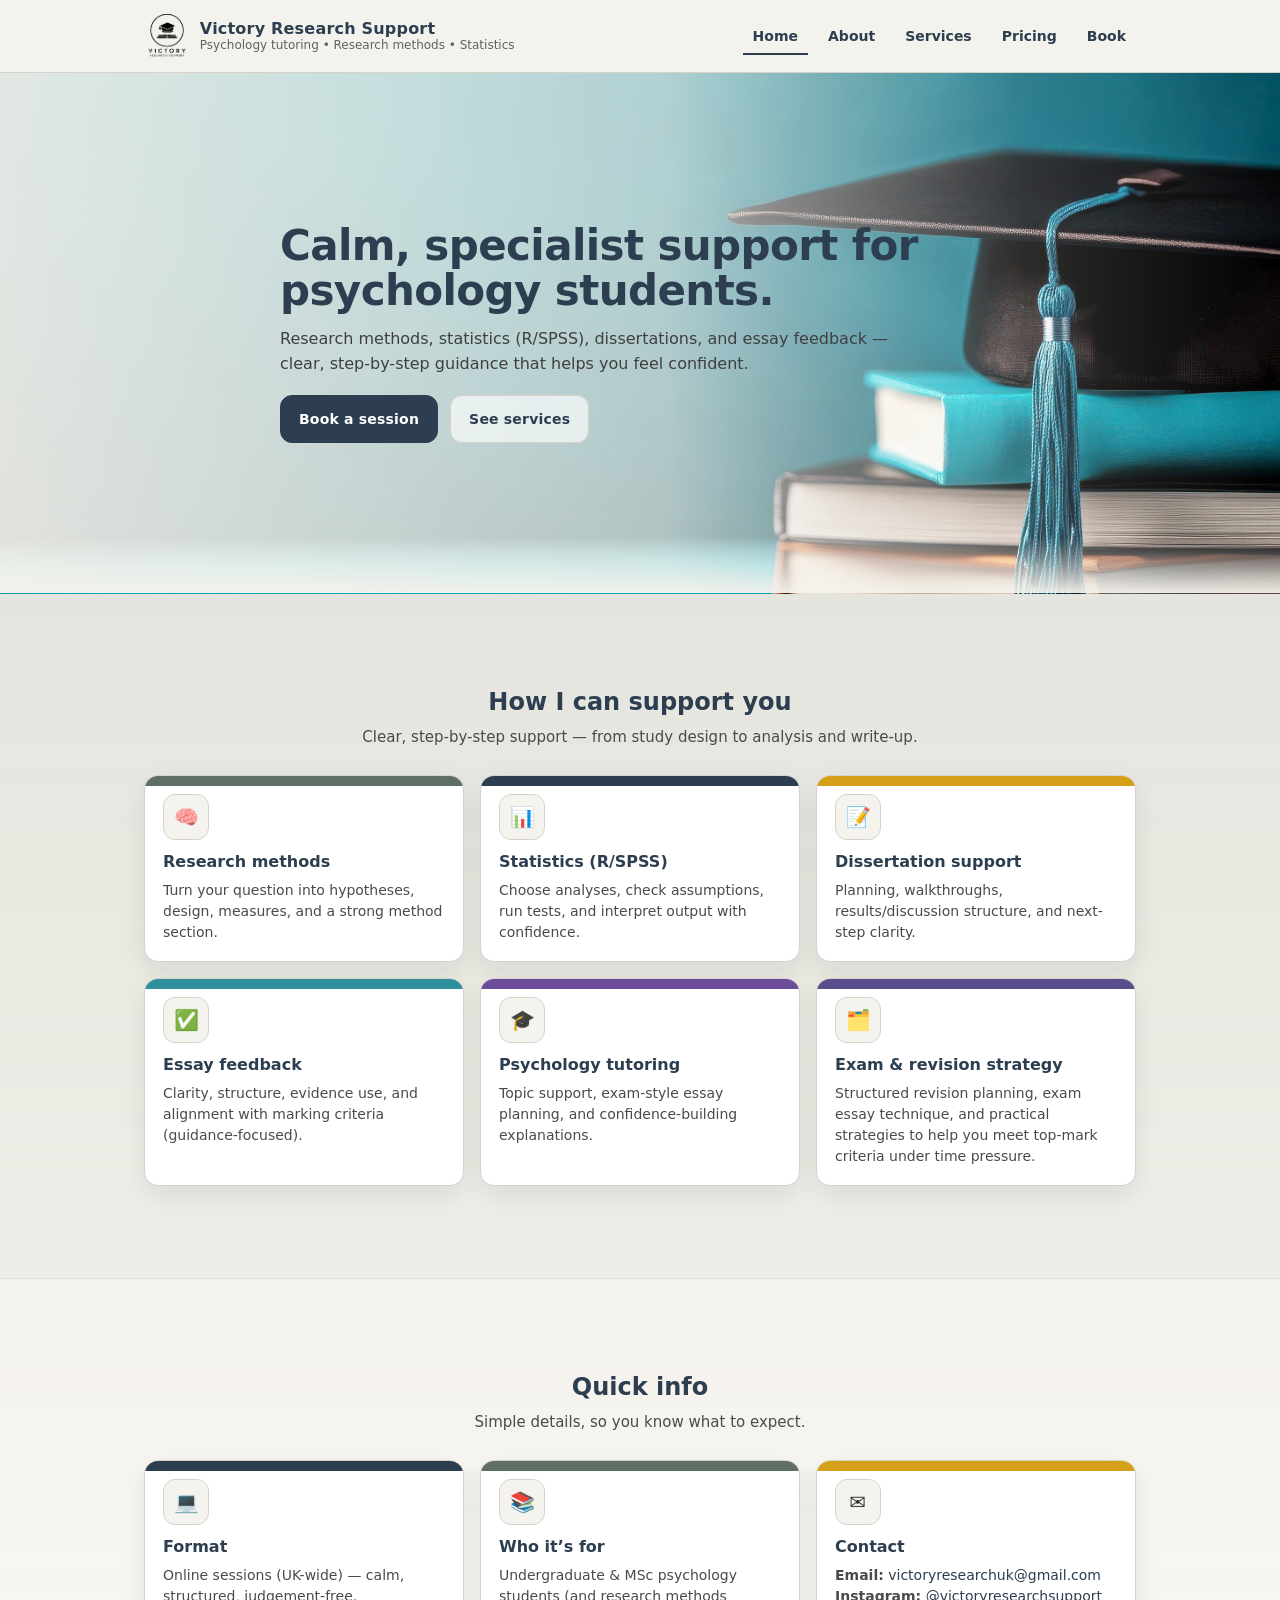
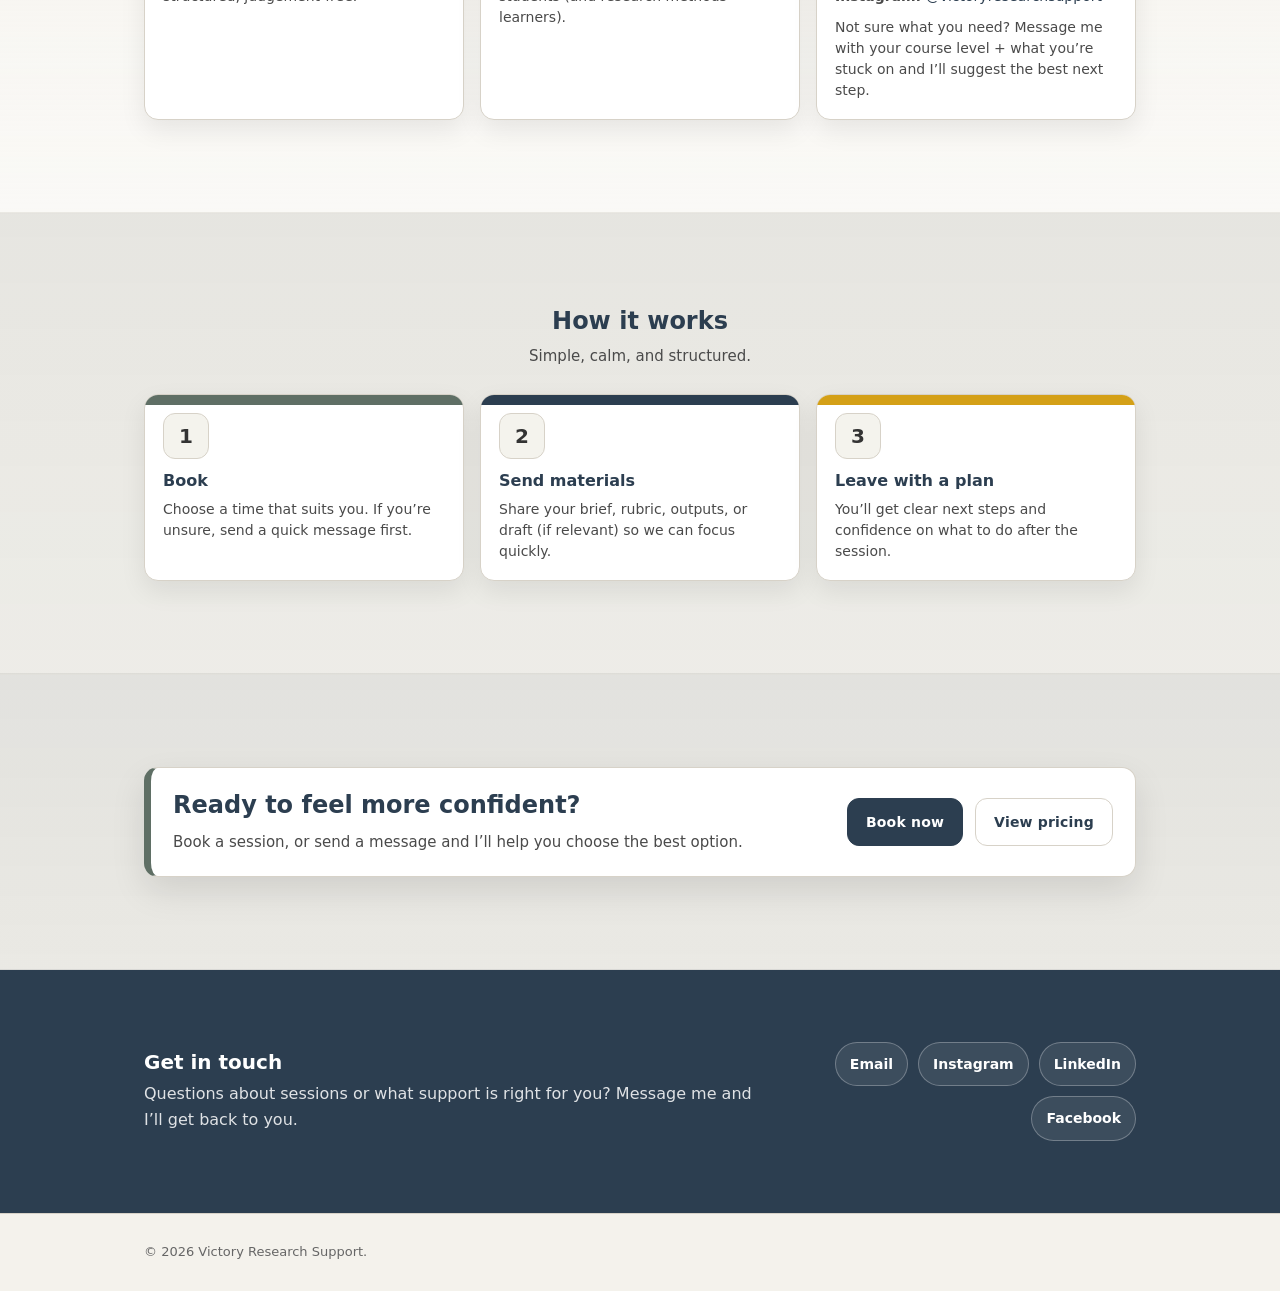
<file: index.html>
<!doctype html>
<html lang="en">
<head>
  <meta charset="utf-8" />
  <meta name="viewport" content="width=device-width, initial-scale=1" />

  <title>Victory Research Support | Psychology Tutoring, Research Methods & Statistics</title>
  <meta name="description" content="Calm, specialist support for UK psychology students: research methods, statistics (R/SPSS), dissertation guidance, essay feedback, and 1:1 psychology tutoring." />

  <link rel="icon" type="image/png" href="assets/favicon.png" />
  <link rel="stylesheet" href="assets/style.css" />
</head>

<body>

<header class="site-header">
  <div class="container header-inner">
    <a class="brand" href="index.html">
      <img src="assets/logo.png" alt="Victory Research Support logo" class="logo" />
      <div class="brand-text">
        <strong>Victory Research Support</strong>
        <span class="tag tag-desktop">Psychology tutoring • Research methods • Statistics</span>
        <span class="tag tag-mobile">Psychology • Methods • Statistics</span>
      </div>
    </a>

    <nav class="nav-links" aria-label="Primary navigation">
      <a class="active" href="index.html">Home</a>
      <a href="about.html">About</a>
      <a href="services.html">Services</a>
      <a href="pricing.html">Pricing</a>
      <a href="contact.html">Book</a>
    </nav>
  </div>
</header>

<main>

  <!-- HERO -->
  <section class="hero" style="background-image:url('assets/banner.jpeg');">
    <div class="hero-overlay" aria-hidden="true"></div>

    <div class="container hero-inner">
      <div class="hero-content">
        <h1>Calm, specialist support for psychology students.</h1>
        <p class="subtitle">
          Research methods, statistics (R/SPSS), dissertations, and essay feedback —
          clear, step-by-step guidance that helps you feel confident.
        </p>

        <div class="button-row">
          <a class="btn primary" href="contact.html">Book a session</a>
          <a class="btn secondary" href="services.html">See services</a>
        </div>
      </div>
    </div>

    <!-- subtle bottom fade so hero blends into the next band -->
    <div class="hero-bottom-fade" aria-hidden="true"></div>
  </section>

  <!-- SUPPORT YOU (COLOUR BAND) -->
  <section class="band band-mint">
    <div class="container">
      <div class="section-head">
        <h2>How I can support you</h2>
        <p class="lead">Clear, step-by-step support — from study design to analysis and write-up.</p>
      </div>

      <div class="tiles tiles-5">
        <article class="tile accent-sage">
          <div class="tile-icon">🧠</div>
          <h3>Research methods</h3>
          <p>Turn your question into hypotheses, design, measures, and a strong method section.</p>
        </article>

        <article class="tile accent-navy">
          <div class="tile-icon">📊</div>
          <h3>Statistics (R/SPSS)</h3>
          <p>Choose analyses, check assumptions, run tests, and interpret output with confidence.</p>
        </article>

        <article class="tile accent-amber">
          <div class="tile-icon">📝</div>
          <h3>Dissertation support</h3>
          <p>Planning, walkthroughs, results/discussion structure, and next-step clarity.</p>
        </article>

        <article class="tile accent-teal">
          <div class="tile-icon">✅</div>
          <h3>Essay feedback</h3>
          <p>Clarity, structure, evidence use, and alignment with marking criteria (guidance-focused).</p>
        </article>

        <article class="tile accent-plum">
          <div class="tile-icon">🎓</div>
          <h3>Psychology tutoring</h3>
          <p>Topic support, exam-style essay planning, and confidence-building explanations.</p>
        </article>

        <article class="tile accent-indigo">
          <div class="tile-icon">🗂️</div>
          <h3>Exam & revision strategy</h3>
          <p>Structured revision planning, exam essay technique, and practical strategies to help you meet top-mark criteria under time pressure.</p>
        </article>

      </div>
    </div>
  </section>

  <!-- QUICK INFO (COLOUR BAND) -->
  <section class="band band-cream">
    <div class="container">
      <div class="section-head">
        <h2>Quick info</h2>
        <p class="lead">Simple details, so you know what to expect.</p>
      </div>

      <div class="tiles tiles-3">
        <article class="tile accent-navy">
          <div class="tile-icon">💻</div>
          <h3>Format</h3>
          <p>Online sessions (UK-wide) — calm, structured, judgement-free.</p>
        </article>

        <article class="tile accent-sage">
          <div class="tile-icon">📚</div>
          <h3>Who it’s for</h3>
          <p>Undergraduate & MSc psychology students (and research methods learners).</p>
        </article>

        <article class="tile accent-amber">
          <div class="tile-icon">✉️</div>
          <h3>Contact</h3>
          <p>
            <strong>Email:</strong> <a href="mailto:victoryresearchuk@gmail.com">victoryresearchuk@gmail.com</a><br/>
            <strong>Instagram:</strong> <a href="https://instagram.com/victoryresearchsupport">@victoryresearchsupport</a>
          </p>
          <p class="small" style="margin-top:10px;">
            Not sure what you need? Message me with your course level + what you’re stuck on and I’ll suggest the best next step.
          </p>
        </article>
      </div>
    </div>
  </section>

  <!-- HOW IT WORKS (COLOUR BAND) -->
  <section class="band band-blue">
    <div class="container">
      <div class="section-head">
        <h2>How it works</h2>
        <p class="lead">Simple, calm, and structured.</p>
      </div>

      <div class="tiles tiles-3">
        <article class="tile accent-sage">
          <div class="tile-icon">1</div>
          <h3>Book</h3>
          <p>Choose a time that suits you. If you’re unsure, send a quick message first.</p>
        </article>

        <article class="tile accent-navy">
          <div class="tile-icon">2</div>
          <h3>Send materials</h3>
          <p>Share your brief, rubric, outputs, or draft (if relevant) so we can focus quickly.</p>
        </article>

        <article class="tile accent-amber">
          <div class="tile-icon">3</div>
          <h3>Leave with a plan</h3>
          <p>You’ll get clear next steps and confidence on what to do after the session.</p>
        </article>
      </div>
    </div>
  </section>

  <!-- CTA STRIP -->
  <section class="band band-cta">
    <div class="container">
      <div class="cta-box">
        <div class="cta-text">
          <h2>Ready to feel more confident?</h2>
          <p class="lead">Book a session, or send a message and I’ll help you choose the best option.</p>
        </div>

        <div class="cta-actions">
          <a class="btn primary" href="contact.html">Book now</a>
          <a class="btn secondary" href="pricing.html">View pricing</a>
        </div>
      </div>
    </div>
  </section>

  <!-- BOTTOM COLOUR BAND (CONTACT) -->
  <section class="bottom-band">
    <div class="container bottom-band-inner">
      <div class="bottom-left">
        <h3 class="bottom-title">Get in touch</h3>
        <p class="bottom-text">
          Questions about sessions or what support is right for you? Message me and I’ll get back to you.
        </p>
      </div>
  
      <div class="bottom-contact" aria-label="Contact links">
        <a class="contact-pill" href="mailto:victoryresearchuk@gmail.com">Email</a>
        <a class="contact-pill" href="https://instagram.com/victoryresearchsupport" target="_blank" rel="noopener">Instagram</a>
        <a class="contact-pill" href="https://www.linkedin.com/" target="_blank" rel="noopener">LinkedIn</a>
        <a class="contact-pill" href="https://www.facebook.com/" target="_blank" rel="noopener">Facebook</a>
      </div>
    </div>
  </section>

  <footer class="site-footer">
    <div class="container">
      © <span id="year"></span> Victory Research Support.
    </div>
  </footer>

</main>

<script>
  document.getElementById("year").textContent = new Date().getFullYear();
</script>

</body>
</html>
</file>
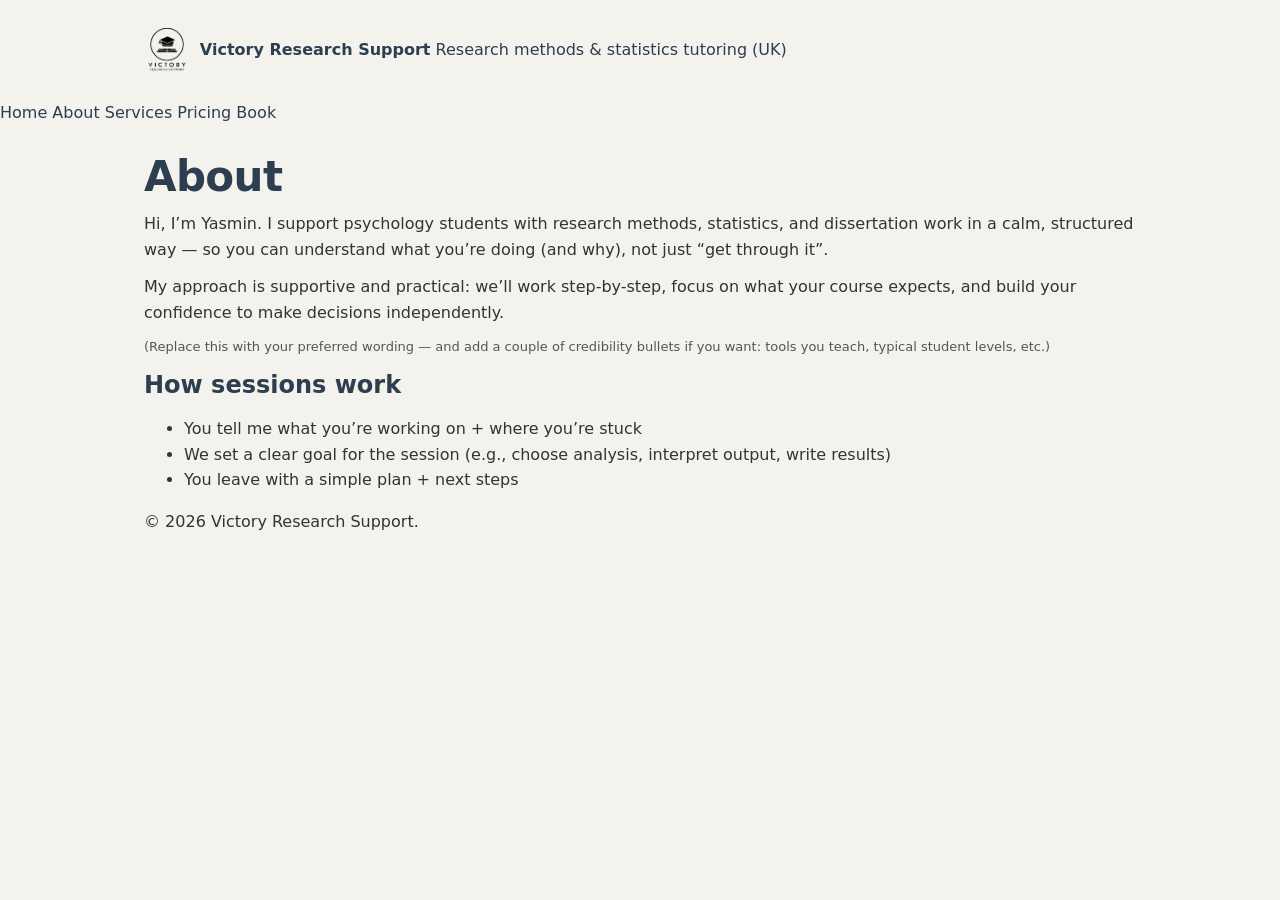
<file: about.html>
<!doctype html>
<html lang="en">
<head>
  <meta charset="utf-8" />
  <meta name="viewport" content="width=device-width, initial-scale=1" />
  <title>About | Victory Research Support</title>
  <link rel="stylesheet" href="assets/style.css" />
</head>
<body>
<header>
  <div class="container nav">
        <div class="brand">
      <a href="index.html" style="display:flex; align-items:center; gap:10px; text-decoration:none;">
        <img src="assets/logo.png" alt="Victory Research Support logo" class="logo">
        <div>
          <strong>Victory Research Support</strong>
          <span>Research methods & statistics tutoring (UK)</span>
        </div>
      </a>
    </div>
  </a>
</div>
    <nav class="links">
      <a href="index.html">Home</a>
      <a class="active" href="about.html">About</a>
      <a href="services.html">Services</a>
      <a href="pricing.html">Pricing</a>
      <a href="contact.html">Book</a>
    </nav>
  </div>
</header>

<main class="container">
  <section>
    <div class="card">
      <h1>About</h1>
      <p>
        Hi, I’m Yasmin. I support psychology students with research methods, statistics, and dissertation work in a calm,
        structured way — so you can understand what you’re doing (and why), not just “get through it”.
      </p>
      <p>
        My approach is supportive and practical: we’ll work step-by-step, focus on what your course expects, and build your
        confidence to make decisions independently.
      </p>
      <p class="small">
        (Replace this with your preferred wording — and add a couple of credibility bullets if you want: tools you teach,
        typical student levels, etc.)
      </p>
    </div>
  </section>

  <section>
    <div class="card">
      <h2>How sessions work</h2>
      <ul>
        <li>You tell me what you’re working on + where you’re stuck</li>
        <li>We set a clear goal for the session (e.g., choose analysis, interpret output, write results)</li>
        <li>You leave with a simple plan + next steps</li>
      </ul>
    </div>
  </section>

  <footer>
    © <span id="year"></span> Victory Research Support.
  </footer>
</main>

<script>
  document.getElementById("year").textContent = new Date().getFullYear();
</script>
</body>
</html>
</file>
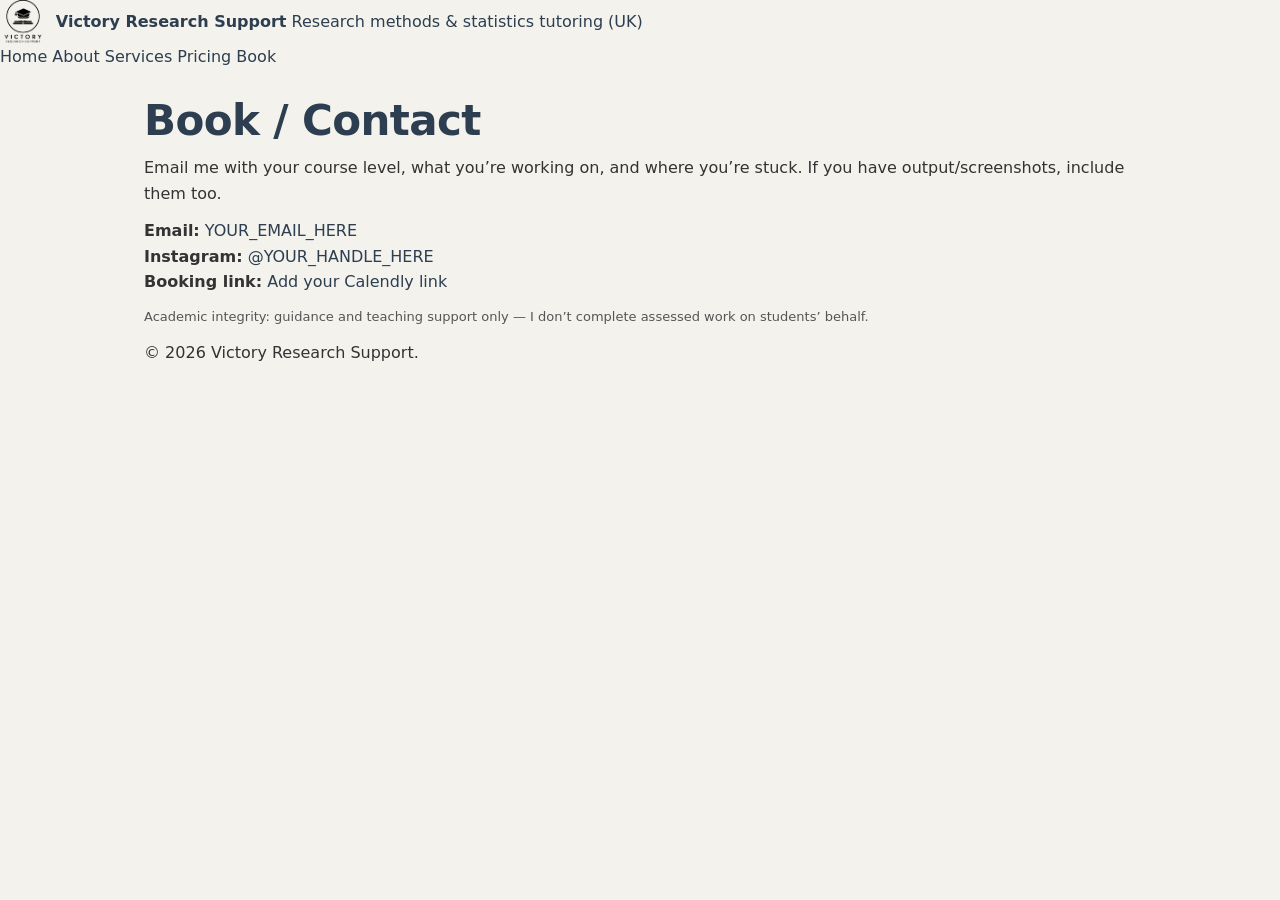
<file: contact.html>
<!doctype html>
<html lang="en">
<head>
  <meta charset="utf-8" />
  <meta name="viewport" content="width=device-width, initial-scale=1" />
  <title>Book | Victory Research Support</title>
  <link rel="stylesheet" href="assets/style.css" />
</head>
<body>
<header>
    <div class="brand">
      <a href="index.html" style="display:flex; align-items:center; gap:10px; text-decoration:none;">
        <img src="assets/logo.png" alt="Victory Research Support logo" class="logo">
        <div>
          <strong>Victory Research Support</strong>
          <span>Research methods & statistics tutoring (UK)</span>
        </div>
      </a>
    </div>
    <nav class="links">
      <a href="index.html">Home</a>
      <a href="about.html">About</a>
      <a href="services.html">Services</a>
      <a href="pricing.html">Pricing</a>
      <a class="active" href="contact.html">Book</a>
    </nav>
  </div>
</header>

<main class="container">
  <section>
    <div class="card">
      <h1>Book / Contact</h1>
      <p>
        Email me with your course level, what you’re working on, and where you’re stuck.
        If you have output/screenshots, include them too.
      </p>
      <p>
        <strong>Email:</strong> <a href="mailto:YOUR_EMAIL_HERE">YOUR_EMAIL_HERE</a><br/>
        <strong>Instagram:</strong> <a href="https://instagram.com/YOUR_HANDLE_HERE">@YOUR_HANDLE_HERE</a><br/>
        <strong>Booking link:</strong> <a href="YOUR_CALENDLY_LINK_HERE">Add your Calendly link</a>
      </p>
      <p class="small">
        Academic integrity: guidance and teaching support only — I don’t complete assessed work on students’ behalf.
      </p>
    </div>
  </section>

  <footer>
    © <span id="year"></span> Victory Research Support.
  </footer>
</main>

<script>
  document.getElementById("year").textContent = new Date().getFullYear();
</script>
</body>
</html>
</file>
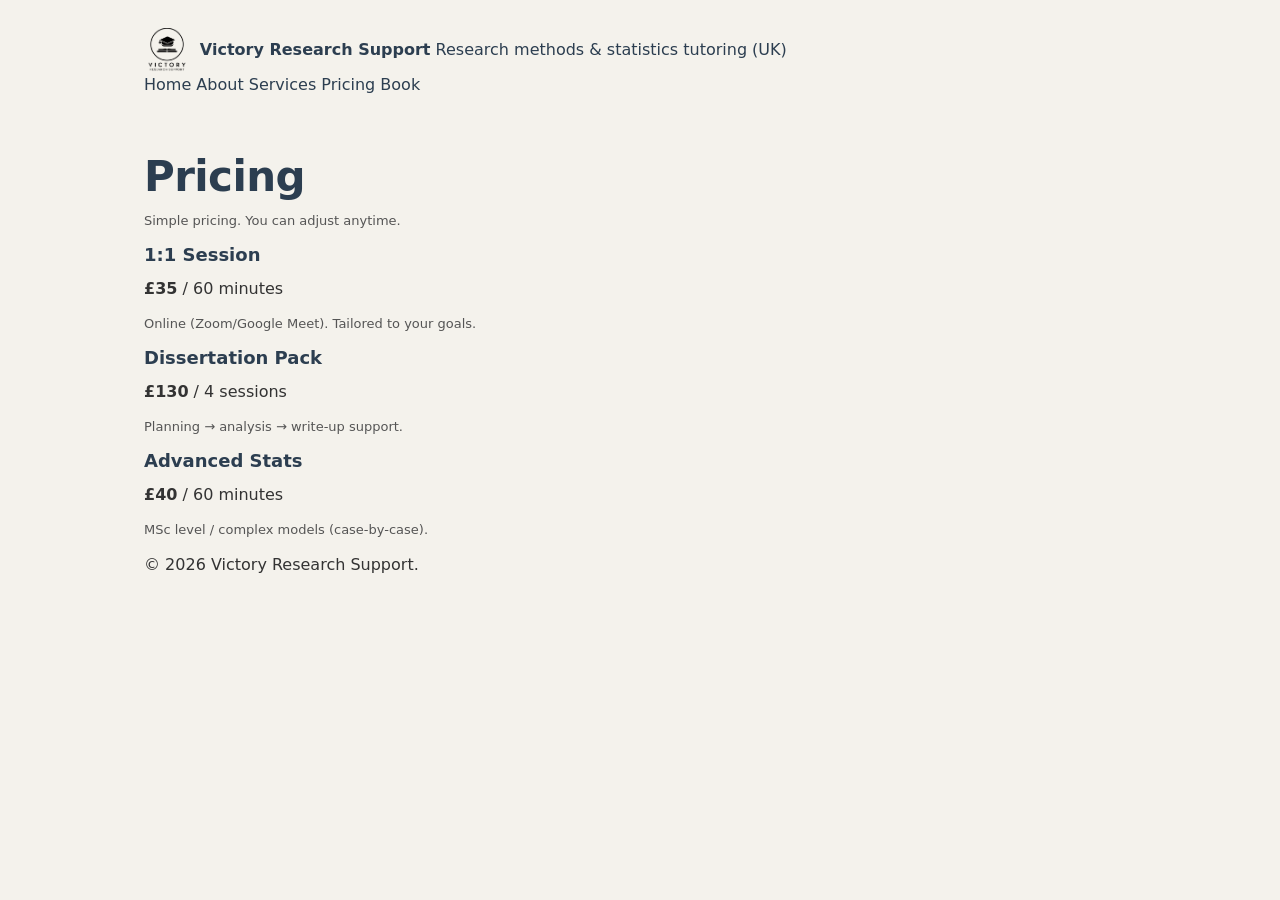
<file: pricing.html>
<!doctype html>
<html lang="en">
<head>
  <meta charset="utf-8" />
  <meta name="viewport" content="width=device-width, initial-scale=1" />
  <title>Pricing | Victory Research Support</title>
  <link rel="stylesheet" href="assets/style.css" />
</head>
<body>
<header>
  <div class="container nav">
    <div class="brand">
      <a href="index.html" style="display:flex; align-items:center; gap:10px; text-decoration:none;">
        <img src="assets/logo.png" alt="Victory Research Support logo" class="logo">
        <div>
          <strong>Victory Research Support</strong>
          <span>Research methods & statistics tutoring (UK)</span>
        </div>
      </a>
    </div>
    <nav class="links">
      <a href="index.html">Home</a>
      <a href="about.html">About</a>
      <a href="services.html">Services</a>
      <a class="active" href="pricing.html">Pricing</a>
      <a href="contact.html">Book</a>
    </nav>
  </div>
</header>

<main class="container">
  <section>
    <div class="card">
      <h1>Pricing</h1>
      <p class="small">Simple pricing. You can adjust anytime.</p>
    </div>
  </section>

  <section>
    <div class="grid-3">
      <div class="card">
        <h2 style="font-size:18px;margin-top:0;">1:1 Session</h2>
        <p><strong>£35</strong> / 60 minutes</p>
        <p class="small">Online (Zoom/Google Meet). Tailored to your goals.</p>
      </div>
      <div class="card">
        <h2 style="font-size:18px;margin-top:0;">Dissertation Pack</h2>
        <p><strong>£130</strong> / 4 sessions</p>
        <p class="small">Planning → analysis → write-up support.</p>
      </div>
      <div class="card">
        <h2 style="font-size:18px;margin-top:0;">Advanced Stats</h2>
        <p><strong>£40</strong> / 60 minutes</p>
        <p class="small">MSc level / complex models (case-by-case).</p>
      </div>
    </div>
  </section>

  <footer>
    © <span id="year"></span> Victory Research Support.
  </footer>
</main>

<script>
  document.getElementById("year").textContent = new Date().getFullYear();
</script>
</body>
</html>
</file>
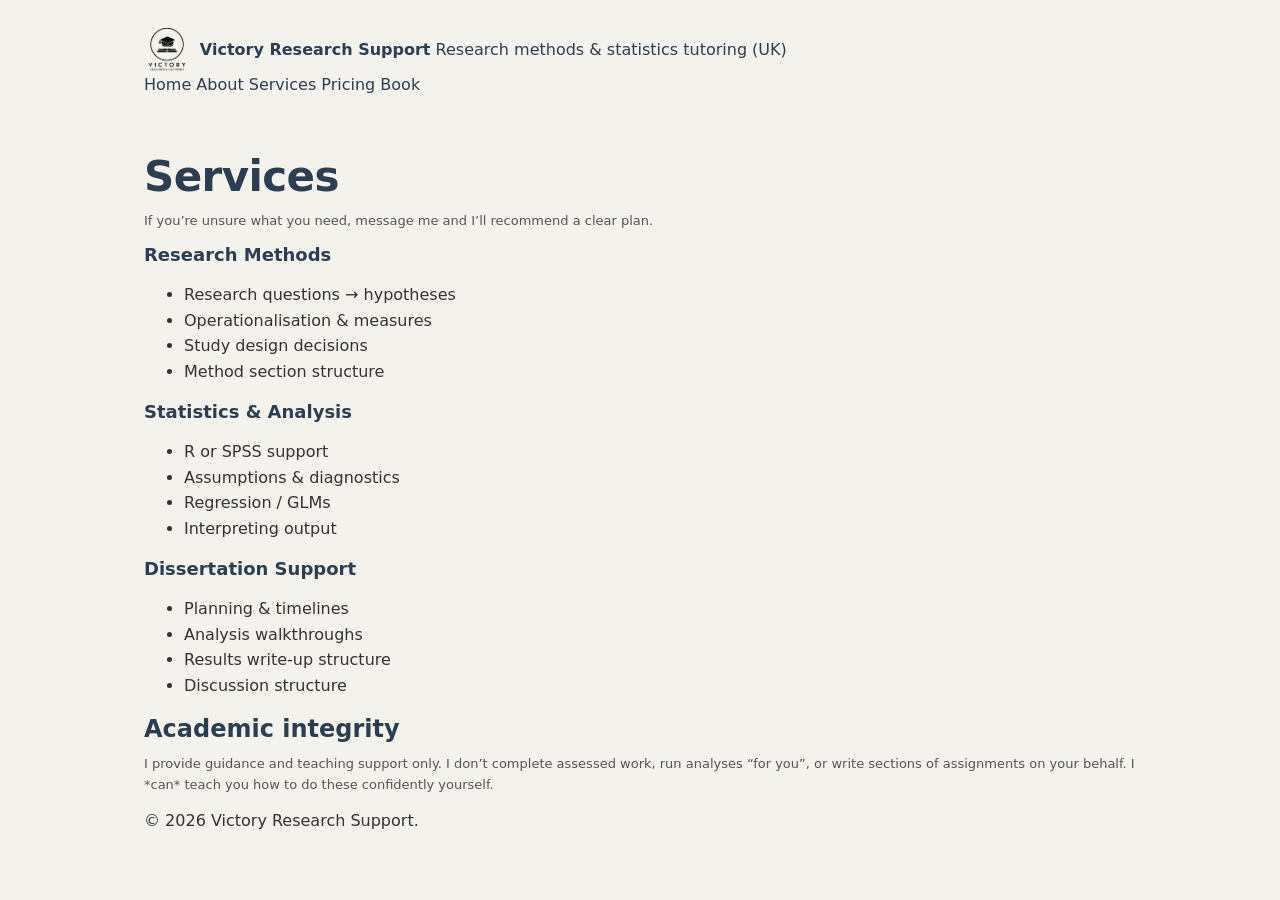
<file: services.html>
<!doctype html>
<html lang="en">
<head>
  <meta charset="utf-8" />
  <meta name="viewport" content="width=device-width, initial-scale=1" />
  <title>Services | Victory Research Support</title>
  <link rel="stylesheet" href="assets/style.css" />
</head>
<body>
<header>
  <div class="container nav">
    <div class="brand">
      <a href="index.html" style="display:flex; align-items:center; gap:10px; text-decoration:none;">
        <img src="assets/logo.png" alt="Victory Research Support logo" class="logo">
        <div>
          <strong>Victory Research Support</strong>
          <span>Research methods & statistics tutoring (UK)</span>
        </div>
      </a>
    </div>
    <nav class="links">
      <a href="index.html">Home</a>
      <a href="about.html">About</a>
      <a class="active" href="services.html">Services</a>
      <a href="pricing.html">Pricing</a>
      <a href="contact.html">Book</a>
    </nav>
  </div>
</header>

<main class="container">
  <section>
    <div class="card">
      <h1>Services</h1>
      <p class="small">If you’re unsure what you need, message me and I’ll recommend a clear plan.</p>
    </div>
  </section>

  <section>
    <div class="grid-3">
      <div class="card">
        <h2 style="font-size:18px;margin-top:0;">Research Methods</h2>
        <ul>
          <li>Research questions → hypotheses</li>
          <li>Operationalisation & measures</li>
          <li>Study design decisions</li>
          <li>Method section structure</li>
        </ul>
      </div>
      <div class="card">
        <h2 style="font-size:18px;margin-top:0;">Statistics & Analysis</h2>
        <ul>
          <li>R or SPSS support</li>
          <li>Assumptions & diagnostics</li>
          <li>Regression / GLMs</li>
          <li>Interpreting output</li>
        </ul>
      </div>
      <div class="card">
        <h2 style="font-size:18px;margin-top:0;">Dissertation Support</h2>
        <ul>
          <li>Planning & timelines</li>
          <li>Analysis walkthroughs</li>
          <li>Results write-up structure</li>
          <li>Discussion structure</li>
        </ul>
      </div>
    </div>
  </section>

  <section>
    <div class="card">
      <h2>Academic integrity</h2>
      <p class="small">
        I provide guidance and teaching support only. I don’t complete assessed work, run analyses “for you”, or write sections
        of assignments on your behalf. I *can* teach you how to do these confidently yourself.
      </p>
    </div>
  </section>

  <footer>
    © <span id="year"></span> Victory Research Support.
  </footer>
</main>

<script>
  document.getElementById("year").textContent = new Date().getFullYear();
</script>
</body>
</html>
</file>
<file: assets/style.css>
:root{
  --sage:#5F6F65;
  --navy:#2C3E50;
  --cream:#F4F2EC;
  --text:#333333;
  --soft:#D7D2C8;
  --white:#FFFFFF;

  --radius: 16px;

  /* slightly richer, less “flat” */
  --shadow: 0 14px 34px rgba(0,0,0,0.10);
  --shadow-soft: 0 10px 26px rgba(0,0,0,0.08);
}

*{ box-sizing:border-box; }
html, body{ height:100%; }

body{
  margin:0;
  font-family: ui-sans-serif, system-ui, -apple-system, Segoe UI, Roboto, Helvetica, Arial;
  color:var(--text);
  background:var(--cream);
  line-height:1.6;
}

a{ color:var(--navy); text-decoration:none; }
a:hover{ text-decoration:underline; }

.container{
  max-width:1040px;
  margin:0 auto;
  padding:28px 24px;
}

/* ---------------- Header ---------------- */

.site-header{
  position:sticky;
  top:0;
  z-index:10;
  background:rgba(244,242,236,0.92);
  backdrop-filter: blur(8px);
  border-bottom:1px solid var(--soft);
}

.header-inner{
  display:flex;
  align-items:center;
  justify-content:space-between;
  gap:16px;
  padding-top:14px;
  padding-bottom:14px;
}

.brand{
  display:flex;
  align-items:center;
  gap:10px;
  text-decoration:none;
}

.logo{
  height:44px;
  width:auto;
  display:block;
}

.brand-text strong{
  display:block;
  color:var(--navy);
  font-size:16px;
  letter-spacing:0.2px;
  line-height:1.2;
}

.tag{
  display:block;
  font-size:12px;
  color:#606060;
  line-height:1.2;
}

.tag-mobile{ display:none; }
.tag-desktop{ display:block; }

.nav-links{
  display:flex;
  flex-wrap:wrap;
  align-items:center;
  gap:10px;
  font-size:14px;
}

.nav-links a{
  padding:8px 10px;
  border-radius:10px;
  font-weight:600;
  transition: background 0.15s ease;
}

.nav-links a:hover{
  background: rgba(255,255,255,0.6);
  text-decoration:none;
}

.nav-links a.active{
  border-radius:0;
  box-shadow: inset 0 -2px 0 var(--navy);
}

/* ---------------- Typography ---------------- */

h1{
  margin:0 0 12px;
  color:var(--navy);
  line-height:1.08;
  font-size:42px;
  letter-spacing:-0.6px;
}

h2{
  margin:0 0 10px;
  color:var(--navy);
  font-size:24px;
  line-height:1.25;
}

h3{
  margin:0 0 8px;
  color:var(--navy);
  font-size:16px;
  line-height:1.25;
}

p{ margin:0 0 12px; }
.small{ font-size:13px; color:#555; }

.subtitle{
  font-size:16px;
  color:#3f3f3f;
  max-width: 62ch;
  margin:0 0 18px;
}

.lead{
  margin:0;
  color:#4a4a4a;
  font-size:15px;
}

/* ---------------- Buttons ---------------- */

.button-row{
  display:flex;
  flex-wrap:wrap;
  gap:12px;
  margin-top:16px;
}

.btn{
  display:inline-block;
  padding:12px 18px;
  border-radius:12px;
  font-weight:800;
  font-size:14px;
  letter-spacing:0.2px;
  border:1px solid var(--soft);
  transition: transform 0.15s ease, opacity 0.15s ease, background 0.15s ease;
}

.btn.primary{
  background:var(--navy);
  border-color: var(--navy);
  color:#fff;
}

.btn.secondary{
  background:rgba(255,255,255,0.65);
  color:var(--navy);
}

.btn:hover{
  opacity:0.92;
  transform: translateY(-1px);
  text-decoration:none;
}

/* ---------------- Pills ---------------- */

.pill-row{
  display:flex;
  flex-wrap:wrap;
  gap:8px;
  margin-top:16px;
}

.pill{
  border:1px solid var(--soft);
  background: rgba(255,255,255,0.78);
  padding:7px 10px;
  border-radius:999px;
  font-size:13px;
  color:#3f3f3f;
}

/* ---------------- Hero ---------------- */

.hero{
  position:relative;
  display:flex;
  align-items:center;
  min-height:520px;
  background-size:cover;
  background-position:center;
  border-bottom:1px solid rgba(0,0,0,0.06);
}

.hero-overlay{
  position:absolute;
  inset:0;
  background: linear-gradient(to right,
    rgba(244,242,236,0.92) 0%,
    rgba(244,242,236,0.72) 52%,
    rgba(244,242,236,0.18) 80%,
    rgba(244,242,236,0.00) 100%);
}

.hero-bottom-fade{
  position:absolute;
  left:0; right:0; bottom:0;
  height:56px;
  background: linear-gradient(to bottom, rgba(244,242,236,0.00), rgba(244,242,236,0.95));
  pointer-events:none;
}

.hero-inner{
  position:relative;
  z-index:1;
  display:flex;
  align-items:center;
  min-height:520px;
}

.hero-content{
  max-width:720px;
}

/* ---------------- Colour bands ---------------- */

.band{
  padding:64px 0;
  border-top:1px solid rgba(0,0,0,0.04);
  border-bottom:1px solid rgba(0,0,0,0.04);
}

.band-mint{
  background: linear-gradient(180deg, rgba(95,111,101,0.10), rgba(95,111,101,0.04));
}

.band-cream{
  background: linear-gradient(180deg, rgba(244,242,236,0.95), rgba(255,255,255,0.55));
}

.band-blue{
  background: linear-gradient(180deg, rgba(44,62,80,0.07), rgba(44,62,80,0.03));
}

.band-cta{
  background: linear-gradient(180deg, rgba(44,62,80,0.09), rgba(44,62,80,0.05));
}

/* section heading */
.section-head{
  text-align:center;
  max-width: 760px;
  margin: 0 auto 26px;
}

.section-head h2{ margin:0 0 8px; }

/* ---------------- Tiles (boxes) ---------------- */

.tiles{
  display:grid;
  grid-template-columns: repeat(4, 1fr);
  gap: 16px;
}

.tiles-3{ grid-template-columns: repeat(3, 1fr); }

.tiles-5{
  grid-template-columns: repeat(3, 1fr);
}

.tile{
  background: var(--white);
  border:1px solid var(--soft);
  border-radius: 14px;
  padding: 18px;
  box-shadow: var(--shadow-soft);
  position: relative;
  overflow:hidden;
}

.tile::before{
  content:"";
  position:absolute;
  left:0; top:0; right:0;
  height: 10px;
  background: var(--navy);
}

.tile-icon{
  width: 46px;
  height: 46px;
  border-radius: 12px;
  display:flex;
  align-items:center;
  justify-content:center;
  background: rgba(244,242,236,0.92);
  border: 1px solid var(--soft);
  font-size: 20px;
  font-weight: 900;
  margin-bottom: 12px;
}

.tile p{
  margin:0;
  color:#4a4a4a;
  font-size:14px;
  line-height:1.5;
}

/* Accent strips */
.accent-sage::before{ background: var(--sage); }
.accent-navy::before{ background: var(--navy); }
.accent-amber::before{ background: #D4A017; }
.accent-teal::before{ background: #2F8F9D; }
.accent-plum::before{ background: #6D4C9A; }
.accent-indigo::before{ background:#5B4E8C; }

/* ---------------- CTA box ---------------- */

.cta-box{
  background: var(--white);
  border:1px solid var(--soft);
  border-radius: 14px;
  padding: 22px;
  display:flex;
  align-items:center;
  justify-content:space-between;
  gap: 16px;
  box-shadow: var(--shadow);
  border-left: 7px solid var(--sage);
}

.cta-actions{
  display:flex;
  gap: 12px;
  flex-wrap: wrap;
}

/* ---------------------------
   Bottom band (contact strip)
--------------------------- */

.bottom-band{
  background: var(--navy);
  color: #fff;
  padding: 44px 0;
}

.bottom-band-inner{
  display: flex;
  align-items: center;
  justify-content: space-between;
  gap: 24px;
}

.bottom-left{
  max-width: 60ch;       /* stops the text stealing all the space */
}

.bottom-title{
  margin: 0 0 6px;
  font-size: 20px;
  color: #fff;
}

.bottom-text{
  margin: 0;
  color: rgba(255,255,255,0.85);
}

/* Contact “pills” */
.bottom-contact{
  display: flex;
  flex-wrap: wrap;
  gap: 10px;
  justify-content: flex-end;
  margin-left: auto;     /* pushes it to the right */
}

.contact-pill{
  color: #fff !important;
  text-decoration: none;
  padding: 10px 14px;
  border: 1px solid rgba(255,255,255,0.28);
  border-radius: 999px;
  background: rgba(255,255,255,0.08);
  font-weight: 700;
  font-size: 14px;
  white-space: nowrap;   /* prevents ugly breaking */
  transition: background 0.15s ease, border-color 0.15s ease, transform 0.15s ease;
}

.contact-pill:hover{
  background: rgba(255,255,255,0.14);
  border-color: rgba(255,255,255,0.45);
  transform: translateY(-1px);
  text-decoration: none;
}

/* Mobile */
@media (max-width: 860px){
  .bottom-band-inner{
    flex-direction: column;
    align-items: flex-start;
  }
  .bottom-contact{
    justify-content: flex-start;
    margin-left: 0;
  }
}

/* ---------------- Footer ---------------- */

.site-footer{
  border-top:1px solid var(--soft);
  color:#666;
  font-size:13px;
}

/* ---------------- Responsive ---------------- */

@media (max-width: 980px){
  .tiles{ grid-template-columns: repeat(2, 1fr); }
  .tiles-3{ grid-template-columns: repeat(2, 1fr); }
  .tiles-5{ grid-template-columns: repeat(2, 1fr); }
}

@media (max-width: 860px){
  h1{ font-size:34px; }
}

@media (max-width: 700px){
  .container{ padding:18px 16px; }
  .band{ padding:44px 0; }

  .header-inner{
    flex-direction: column;
    align-items: flex-start;
    gap: 10px;
  }

  .logo{ height:40px; }
  .brand-text strong{ font-size:15px; }

  .tag-desktop{ display:none; }
  .tag-mobile{ display:block; max-width:34ch; }

  .nav-links{ width:100%; justify-content:flex-start; gap:8px; }
  .nav-links a{
    background: rgba(255,255,255,0.65);
    border: 1px solid var(--soft);
    border-radius: 999px;
    padding: 8px 12px;
    font-size: 13px;
    line-height: 1;
  }
  .nav-links a.active{
    box-shadow:none;
    border-color: var(--navy);
    background: rgba(255,255,255,0.92);
  }

  .hero{
    min-height:auto;
    padding: 34px 0 26px;
  }

  .hero-inner{
    min-height:auto;
    display:block;
  }

  .hero-overlay{
    background: linear-gradient(to right,
      rgba(244,242,236,0.95) 0%,
      rgba(244,242,236,0.86) 78%,
      rgba(244,242,236,0.52) 100%);
  }

  .hero h1,
  .hero .subtitle{
    max-width: 34ch;
  }

  h1{ font-size:30px; }
  .subtitle{ font-size:15px; margin-bottom:14px; }

  .button-row{
    flex-direction: column;
    align-items: stretch;
    gap: 10px;
  }
  .btn{ width:100%; text-align:center; }

  .tiles,
  .tiles-3,
  .tiles-5{
    grid-template-columns: 1fr;
  }

  .cta-box{
    flex-direction: column;
    align-items:flex-start;
  }
  .cta-actions{ width:100%; }
  .cta-actions .btn{ width:100%; }

  .bottom-band-inner{
    flex-direction: column;
    align-items:flex-start;
  }
  .bottom-actions{ width:100%; }
  .bottom-actions .btn{ width:100%; text-align:center; }
}
</file>
